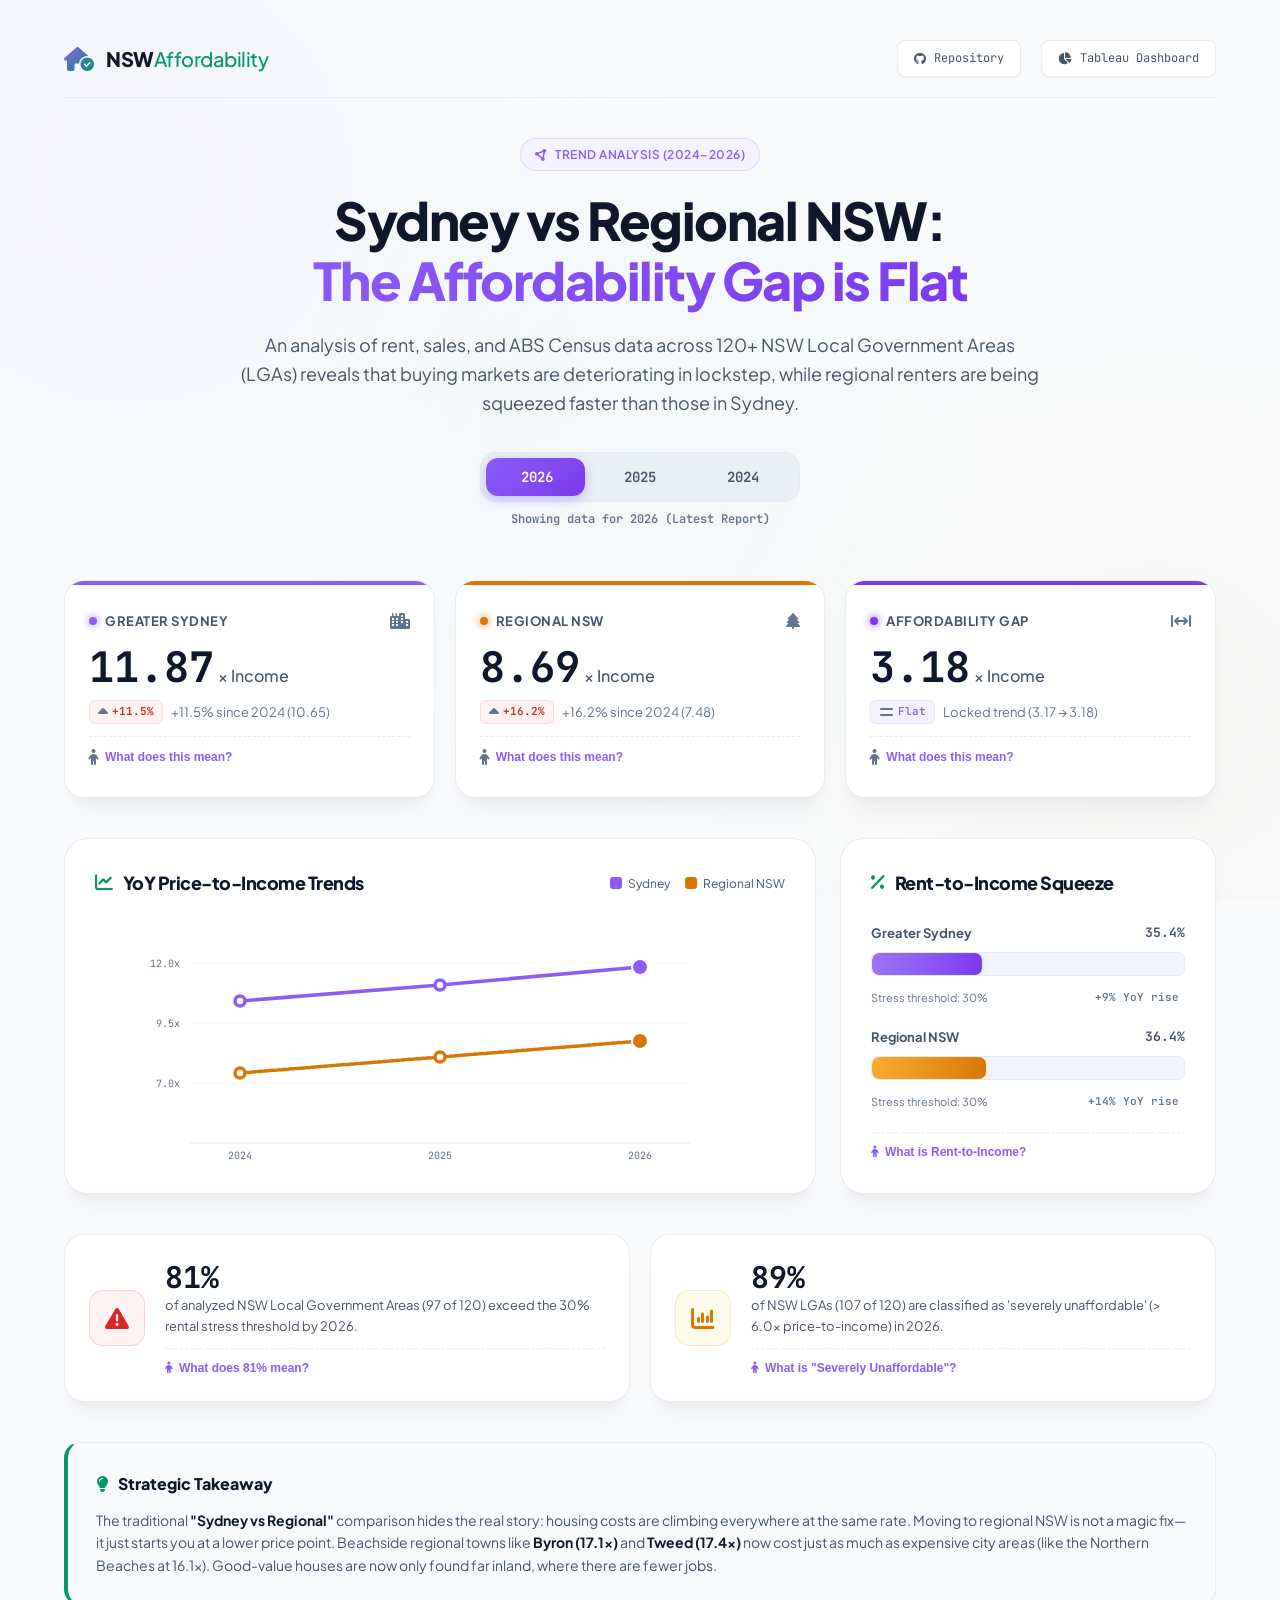
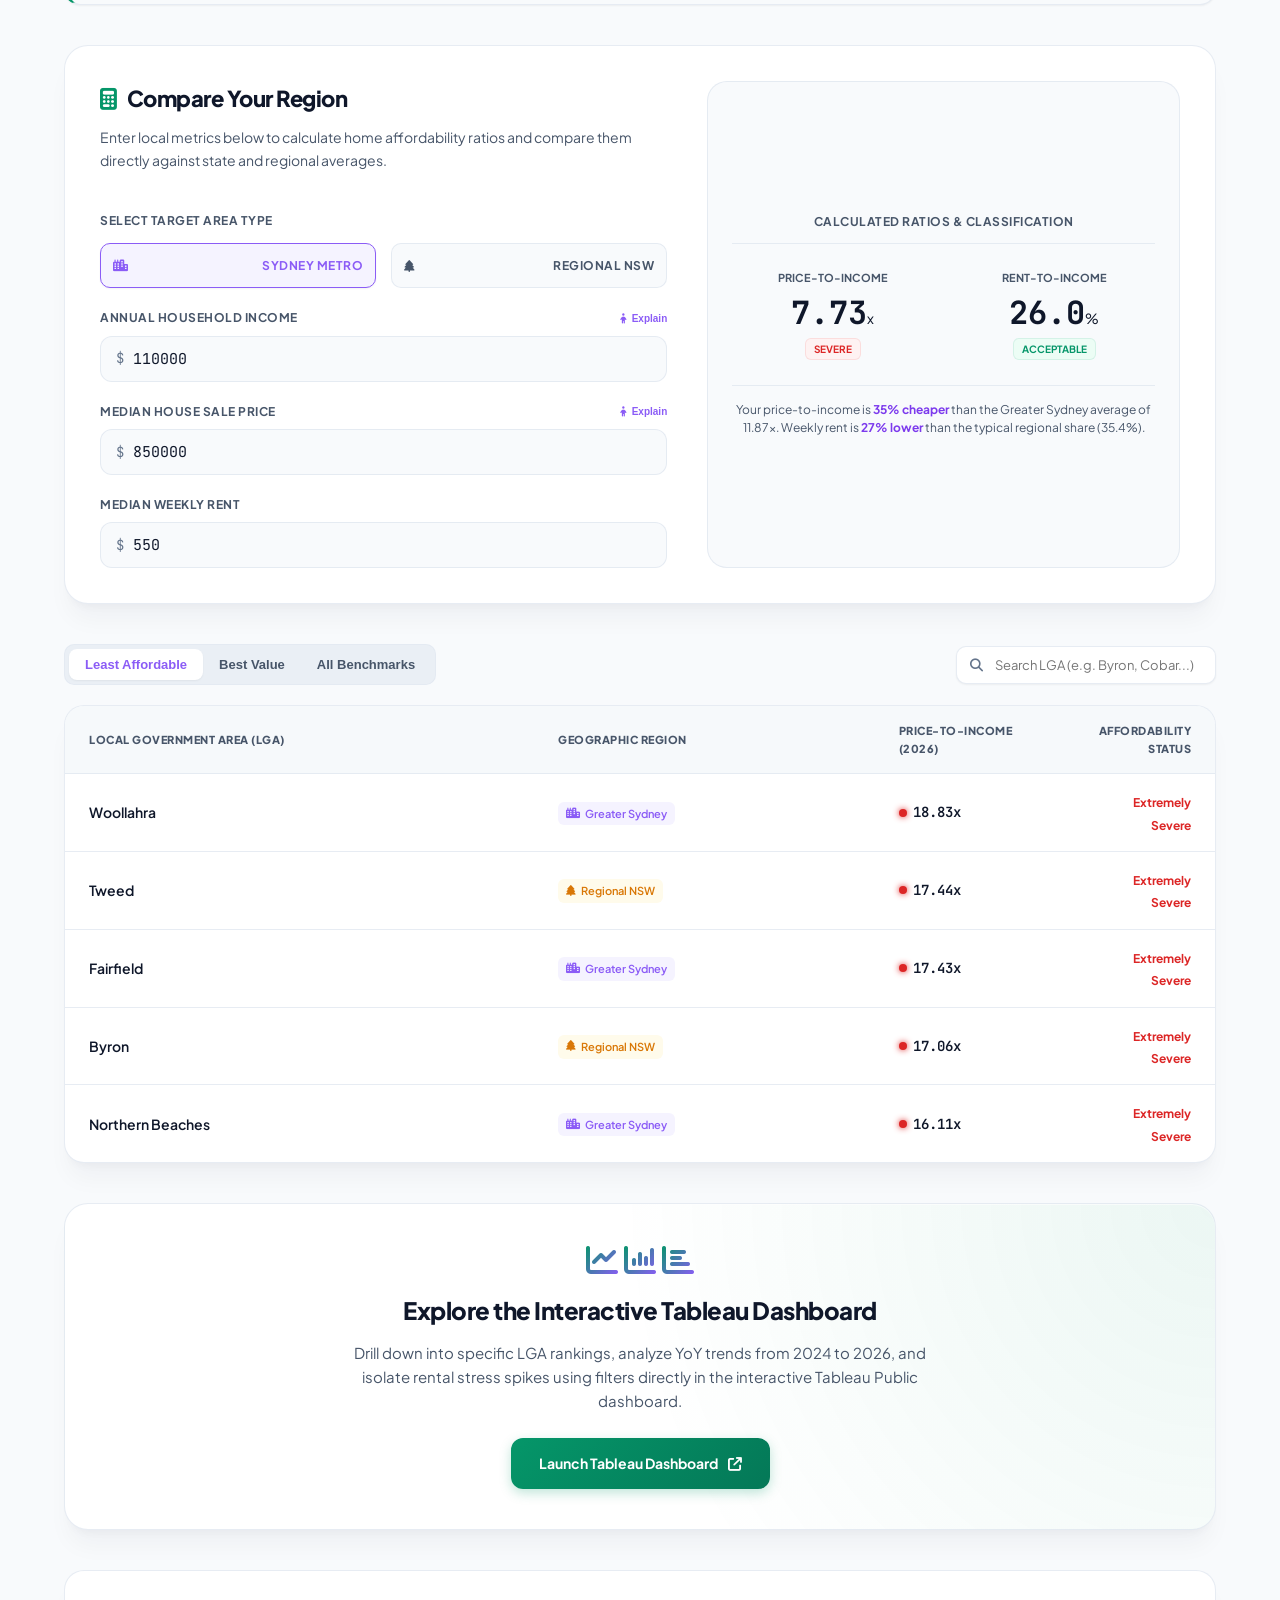
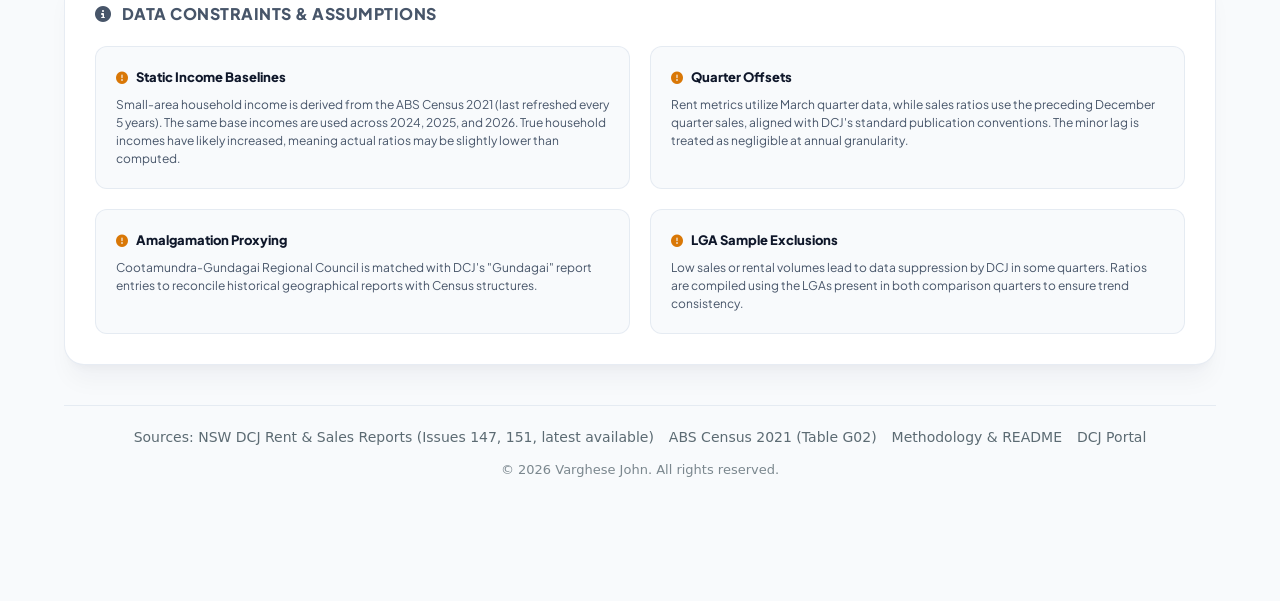
<file: 01_housing_affordability/findings.html>
<!DOCTYPE html>
<html lang="en">
<head>
    <meta charset="UTF-8">
    <meta name="viewport" content="width=device-width, initial-scale=1.0">
    <meta name="description" content="Sydney vs Regional NSW Housing Affordability Analysis (2024–2026). Explore key findings, rent-to-income trends, and compare your affordability relative to state averages.">
    <title>NSW Housing Affordability Analysis | Sydney vs Regional (2024-2026)</title>
    
    <!-- Google Fonts -->
    <link rel="preconnect" href="https://fonts.googleapis.com">
    <link rel="preconnect" href="https://fonts.gstatic.com" crossorigin>
    <link href="https://fonts.googleapis.com/css2?family=Plus+Jakarta+Sans:wght@300;400;500;600;700;800&family=JetBrains+Mono:wght@400;500;600&display=swap" rel="stylesheet">
    
    <!-- FontAwesome for Premium Icons -->
    <link rel="stylesheet" href="https://cdnjs.cloudflare.com/ajax/libs/font-awesome/6.4.0/css/all.min.css">

    <style>
        :root {
            /* Minimalist Pearl & Emerald Bright Palette */
            --bg-pearl: #f8fafc;
            --bg-gradient-start: #fbfcfd;
            --bg-gradient-end: #f1f5f9;
            
            --card-bg: #ffffff;
            --card-border: rgba(226, 232, 240, 0.8);
            --card-border-hover: rgba(139, 92, 246, 0.3); /* Amethyst glow on hover */
            
            --text-primary: #0f172a;   /* Deep Slate/Charcoal */
            --text-secondary: #475569; /* Slate Gray */
            --text-muted: #64748b;     /* Muted Gray */
            
            /* Accents */
            --sydney: #8b5cf6;         /* Amethyst Purple */
            --sydney-light: #f5f3ff;
            --regional: #d97706;       /* Warm Amber */
            --regional-light: #fffbeb;
            
            --accent-green: #059669;   /* Emerald Green */
            --accent-green-light: #ecfdf5;
            
            --accent-red: #dc2626;     /* Crimson Red */
            --accent-red-light: #fef2f2;
            
            --accent-purple: #7c3aed;  /* Amethyst Purple */
            --accent-purple-light: #f5f3ff;
            
            --transition: all 0.3s cubic-bezier(0.4, 0, 0.2, 1);
            --font-main: 'Plus Jakarta Sans', sans-serif;
            --font-mono: 'JetBrains Mono', monospace;
            
            --shadow-sm: 0 1px 2px 0 rgba(0, 0, 0, 0.05);
            --shadow-md: 0 4px 6px -1px rgba(0, 0, 0, 0.05), 0 2px 4px -2px rgba(0, 0, 0, 0.05);
            --shadow-lg: 0 10px 15px -3px rgba(15, 23, 42, 0.05), 0 4px 6px -4px rgba(15, 23, 42, 0.05);
            --shadow-luxury: 0 20px 25px -5px rgba(15, 23, 42, 0.04), 0 8px 10px -6px rgba(15, 23, 42, 0.04), inset 0 1px 0 0 rgba(255, 255, 255, 0.6);
        }

        * {
            box-sizing: border-box;
            margin: 0;
            padding: 0;
        }

        body {
            background-color: var(--bg-pearl);
            background-image: 
                radial-gradient(circle at 10% 20%, rgba(139, 92, 246, 0.03) 0%, transparent 40%),
                radial-gradient(circle at 90% 80%, rgba(217, 119, 6, 0.03) 0%, transparent 40%),
                radial-gradient(circle at 50% 50%, rgba(5, 150, 105, 0.02) 0%, transparent 50%);
            background-attachment: fixed;
            color: var(--text-primary);
            font-family: var(--font-main);
            line-height: 1.6;
            -webkit-font-smoothing: antialiased;
            padding-bottom: 80px;
        }

        /* Container & Grid layout */
        .wrapper {
            max-width: 1200px;
            margin: 0 auto;
            padding: 20px 24px;
        }

        /* Navigation Header */
        .header {
            display: flex;
            justify-content: space-between;
            align-items: center;
            padding: 20px 0;
            border-bottom: 1px solid rgba(226, 232, 240, 0.6);
            margin-bottom: 40px;
        }

        .logo-box {
            display: flex;
            align-items: center;
            gap: 12px;
            text-decoration: none;
            color: var(--text-primary);
        }

        .logo-icon {
            font-size: 24px;
            background: linear-gradient(135deg, var(--sydney), var(--accent-green));
            -webkit-background-clip: text;
            -webkit-text-fill-color: transparent;
        }

        .logo-text {
            font-weight: 800;
            font-size: 20px;
            letter-spacing: -0.5px;
        }

        .logo-text span {
            color: var(--accent-green);
            font-weight: 500;
        }

        .nav-links {
            display: flex;
            gap: 20px;
        }

        .nav-btn {
            background: #ffffff;
            border: 1px solid var(--card-border);
            padding: 8px 16px;
            border-radius: 8px;
            color: var(--text-secondary);
            font-family: var(--font-mono);
            font-size: 12px;
            text-decoration: none;
            transition: var(--transition);
            display: flex;
            align-items: center;
            gap: 8px;
            box-shadow: var(--shadow-sm);
        }

        .nav-btn:hover {
            color: var(--text-primary);
            border-color: var(--sydney);
            background: var(--sydney-light);
        }

        /* Hero section */
        .hero {
            text-align: center;
            margin-bottom: 50px;
        }

        .badge {
            background: var(--sydney-light);
            border: 1px solid rgba(139, 92, 246, 0.2);
            color: var(--sydney);
            padding: 6px 14px;
            border-radius: 100px;
            font-size: 12px;
            font-weight: 600;
            letter-spacing: 0.5px;
            display: inline-flex;
            align-items: center;
            gap: 8px;
            margin-bottom: 20px;
            text-transform: uppercase;
        }

        .hero h1 {
            font-size: clamp(32px, 5vw, 52px);
            font-weight: 800;
            line-height: 1.15;
            letter-spacing: -1.5px;
            margin-bottom: 20px;
            color: var(--text-primary);
        }

        .hero h1 span {
            background: linear-gradient(135deg, var(--sydney), var(--accent-purple));
            -webkit-background-clip: text;
            -webkit-text-fill-color: transparent;
        }

        .hero-desc {
            font-size: clamp(16px, 2vw, 18px);
            color: var(--text-secondary);
            max-width: 800px;
            margin: 0 auto 35px;
            font-weight: 400;
        }

        /* Timeline Slider Selector - Redesigned to prevent overlaps */
        .timeline-wrapper {
            display: flex;
            flex-direction: column;
            align-items: center;
            gap: 8px;
            margin-bottom: 40px;
        }

        .timeline-container {
            background: rgba(226, 232, 240, 0.6);
            border: 1px solid var(--card-border);
            padding: 5px;
            border-radius: 16px;
            display: inline-flex;
            position: relative;
            z-index: 10;
            width: 320px; /* Locked width to prevent layout overflow */
            justify-content: space-between;
        }

        .timeline-btn {
            background: transparent;
            border: none;
            color: var(--text-secondary);
            font-family: var(--font-mono);
            font-size: 14px;
            font-weight: 600;
            flex: 1;
            padding: 10px 0;
            border-radius: 12px;
            cursor: pointer;
            transition: var(--transition);
            position: relative;
            z-index: 2;
            text-align: center;
        }

        .timeline-btn.active {
            color: #ffffff;
        }

        .timeline-slider {
            position: absolute;
            top: 5px;
            left: 5px;
            bottom: 5px;
            width: calc(33.333% - 7px);
            background: linear-gradient(135deg, var(--sydney), var(--accent-purple));
            border-radius: 12px;
            transition: transform 0.4s cubic-bezier(0.25, 1, 0.5, 1);
            z-index: 1;
            box-shadow: 0 4px 12px rgba(139, 92, 246, 0.35);
        }

        .timeline-label {
            font-size: 12px;
            font-weight: 600;
            color: var(--text-muted);
            font-family: var(--font-mono);
        }

        /* Scoreboard cards */
        .scoreboard {
            display: grid;
            grid-template-columns: repeat(3, 1fr);
            gap: 20px;
            margin-bottom: 40px;
        }

        .score-card {
            background: var(--card-bg);
            border: 1px solid var(--card-border);
            border-radius: 20px;
            padding: 30px 24px;
            box-shadow: var(--shadow-luxury);
            transition: var(--transition);
            position: relative;
            overflow: hidden;
        }

        .score-card:hover {
            transform: translateY(-4px);
            border-color: var(--card-border-hover);
            box-shadow: 0 15px 30px -5px rgba(139, 92, 246, 0.08);
        }

        .score-card::after {
            content: '';
            position: absolute;
            top: 0;
            left: 0;
            width: 100%;
            height: 4px;
        }

        .score-card.sydney-card::after { background: var(--sydney); }
        .score-card.regional-card::after { background: var(--regional); }
        .score-card.gap-card::after { background: var(--accent-purple); }

        .score-header {
            display: flex;
            justify-content: space-between;
            align-items: center;
            margin-bottom: 15px;
        }

        .score-title {
            font-size: 13px;
            font-weight: 700;
            letter-spacing: 0.5px;
            text-transform: uppercase;
            color: var(--text-secondary);
            display: flex;
            align-items: center;
            gap: 8px;
        }

        .score-title .dot {
            width: 8px;
            height: 8px;
            border-radius: 50%;
            display: inline-block;
        }
        .sydney-card .dot { background: var(--sydney); box-shadow: 0 0 8px var(--sydney); }
        .regional-card .dot { background: var(--regional); box-shadow: 0 0 8px var(--regional); }
        .gap-card .dot { background: var(--accent-purple); box-shadow: 0 0 8px var(--accent-purple); }

        .score-card i {
            font-size: 16px;
            color: var(--text-muted);
        }

        .score-value {
            font-family: var(--font-mono);
            font-size: 42px;
            font-weight: 700;
            line-height: 1;
            margin-bottom: 12px;
            color: var(--text-primary);
            display: flex;
            align-items: baseline;
            gap: 4px;
        }

        .score-value span {
            font-size: 16px;
            color: var(--text-secondary);
            font-weight: 500;
            font-family: var(--font-main);
        }

        .score-trend {
            font-size: 13px;
            color: var(--text-muted);
            display: flex;
            align-items: center;
            gap: 8px;
        }

        .trend-badge {
            padding: 2px 8px;
            border-radius: 6px;
            font-family: var(--font-mono);
            font-weight: 600;
            font-size: 11px;
            display: inline-flex;
            align-items: center;
            gap: 4px;
        }
        .trend-badge.up {
            background: var(--accent-red-light);
            color: var(--accent-red);
            border: 1px solid rgba(220, 38, 38, 0.1);
        }
        .trend-badge.flat {
            background: var(--sydney-light);
            color: var(--sydney);
            border: 1px solid rgba(139, 92, 246, 0.1);
        }

        /* Interactive child-friendly popover widgets */
        .eli-widget {
            margin-top: 12px;
            border-top: 1px dashed var(--card-border);
            padding-top: 10px;
        }

        .eli-trigger {
            background: transparent;
            border: none;
            color: var(--sydney);
            font-size: 12px;
            font-weight: 600;
            cursor: pointer;
            display: flex;
            align-items: center;
            gap: 6px;
            padding: 2px 0;
            transition: var(--transition);
        }

        .eli-trigger:hover {
            color: var(--accent-purple);
            text-decoration: underline;
        }

        .eli-content {
            display: none;
            background: var(--bg-pearl);
            border: 1px solid var(--card-border);
            border-radius: 8px;
            padding: 10px 12px;
            margin-top: 8px;
            font-size: 12px;
            color: var(--text-secondary);
            line-height: 1.4;
            animation: slideDown 0.25s ease-out;
        }

        .eli-content i {
            color: var(--accent-green) !important;
            margin-right: 4px;
        }

        @keyframes slideDown {
            from { opacity: 0; transform: translateY(-4px); }
            to { opacity: 1; transform: translateY(0); }
        }

        /* Chart section */
        .dashboard-grid {
            display: grid;
            grid-template-columns: 2fr 1fr;
            gap: 24px;
            margin-bottom: 40px;
        }

        .dashboard-card {
            background: var(--card-bg);
            border: 1px solid var(--card-border);
            border-radius: 24px;
            padding: 30px;
            box-shadow: var(--shadow-luxury);
            transition: var(--transition);
        }

        .dashboard-card:hover {
            border-color: rgba(226, 232, 240, 1);
        }

        .card-header {
            display: flex;
            justify-content: space-between;
            align-items: center;
            margin-bottom: 25px;
        }

        .card-title {
            font-size: 18px;
            font-weight: 800;
            letter-spacing: -0.5px;
            display: flex;
            align-items: center;
            gap: 10px;
        }

        .card-title i {
            color: var(--accent-green);
        }

        /* SVG Trend Chart */
        .chart-container {
            width: 100%;
            height: 240px;
            position: relative;
            margin-top: 10px;
        }

        .svg-chart {
            width: 100%;
            height: 100%;
        }

        .chart-tooltip {
            position: absolute;
            background: var(--text-primary);
            border: 1px solid rgba(255,255,255,0.1);
            color: #ffffff;
            border-radius: 8px;
            padding: 8px 12px;
            font-size: 11px;
            font-family: var(--font-mono);
            pointer-events: none;
            opacity: 0;
            transition: opacity 0.2s ease;
            box-shadow: var(--shadow-lg);
            z-index: 100;
        }

        .chart-legend {
            display: flex;
            gap: 15px;
            font-size: 12px;
        }

        .legend-item {
            display: flex;
            align-items: center;
            gap: 6px;
            color: var(--text-secondary);
        }

        .legend-color {
            width: 12px;
            height: 12px;
            border-radius: 3px;
        }

        /* Rental stress bars */
        .stress-bars {
            display: flex;
            flex-direction: column;
            gap: 20px;
            margin-top: 15px;
        }

        .stress-bar-wrapper {
            display: flex;
            flex-direction: column;
            gap: 8px;
        }

        .stress-bar-header {
            display: flex;
            justify-content: space-between;
            font-size: 13px;
            color: var(--text-secondary);
        }

        .stress-bar-label {
            font-weight: 700;
        }

        .stress-bar-val {
            font-family: var(--font-mono);
            font-weight: 700;
        }

        .stress-bar-track {
            height: 24px;
            background: var(--bg-gradient-end);
            border: 1px solid var(--card-border);
            border-radius: 8px;
            overflow: hidden;
            position: relative;
        }

        .stress-bar-fill {
            height: 100%;
            border-radius: 7px;
            transition: width 1.2s cubic-bezier(0.4, 0, 0.2, 1);
            position: relative;
            overflow: hidden;
        }

        .stress-bar-fill::after {
            content: '';
            position: absolute;
            top: 0; left: 0; right: 0; bottom: 0;
            background: linear-gradient(90deg, rgba(255,255,255,0.15) 0%, transparent 100%);
        }

        .stress-bar-fill.sydney-fill {
            background: linear-gradient(90deg, var(--sydney), var(--accent-purple));
            box-shadow: 0 0 10px rgba(139, 92, 246, 0.15);
        }

        .stress-bar-fill.regional-fill {
            background: linear-gradient(90deg, #f59e0b, var(--regional));
            box-shadow: 0 0 10px rgba(217, 119, 6, 0.15);
        }

        .stress-bar-info {
            display: flex;
            justify-content: space-between;
            align-items: center;
            font-size: 11px;
            color: var(--text-muted);
            margin-top: 4px;
        }

        .stress-change-badge {
            font-family: var(--font-mono);
            font-weight: 600;
            padding: 1px 6px;
            border-radius: 4px;
        }
        .sydney-fill ~ .stress-bar-info .stress-change-badge {
            background: var(--accent-red-light);
            color: var(--accent-red);
        }
        .regional-fill ~ .stress-bar-info .stress-change-badge {
            background: var(--accent-red-light);
            color: var(--accent-red);
        }

        /* Core stats banner */
        .core-stats-banner {
            display: grid;
            grid-template-columns: 1fr 1fr;
            gap: 20px;
            margin-bottom: 40px;
        }

        .banner-card {
            background: var(--card-bg);
            border: 1px solid var(--card-border);
            border-radius: 20px;
            padding: 24px;
            display: flex;
            align-items: center;
            gap: 20px;
            box-shadow: var(--shadow-luxury);
            position: relative;
            overflow: hidden;
        }

        .banner-icon {
            width: 56px;
            height: 56px;
            border-radius: 14px;
            display: flex;
            align-items: center;
            justify-content: center;
            font-size: 24px;
            flex-shrink: 0;
        }

        .banner-card.stress-banner .banner-icon {
            background: var(--accent-red-light);
            color: var(--accent-red);
            border: 1px solid rgba(220, 38, 38, 0.15);
        }

        .banner-card.unaffordable-banner .banner-icon {
            background: var(--regional-light);
            color: var(--regional);
            border: 1px solid rgba(217, 119, 6, 0.15);
        }

        .banner-content h4 {
            font-family: var(--font-mono);
            font-size: 30px;
            font-weight: 700;
            line-height: 1.2;
            color: var(--text-primary);
        }

        .banner-content p {
            font-size: 13px;
            color: var(--text-secondary);
        }

        /* Notable markets section */
        .markets-section {
            margin-bottom: 40px;
        }

        .table-controls {
            display: flex;
            justify-content: space-between;
            align-items: center;
            margin-bottom: 20px;
            flex-wrap: wrap;
            gap: 15px;
        }

        .table-tabs {
            display: flex;
            background: rgba(226, 232, 240, 0.6);
            border: 1px solid var(--card-border);
            padding: 4px;
            border-radius: 10px;
        }

        .table-tab {
            background: transparent;
            border: none;
            color: var(--text-secondary);
            font-size: 13px;
            font-weight: 600;
            padding: 8px 16px;
            border-radius: 8px;
            cursor: pointer;
            transition: var(--transition);
        }

        .table-tab.active {
            background: var(--card-bg);
            color: var(--sydney);
            box-shadow: var(--shadow-sm);
        }

        .search-box {
            position: relative;
            min-width: 260px;
        }

        .search-input {
            width: 100%;
            background: #ffffff;
            border: 1px solid var(--card-border);
            border-radius: 10px;
            padding: 10px 16px 10px 38px;
            color: var(--text-primary);
            font-family: var(--font-main);
            font-size: 13px;
            box-shadow: var(--shadow-sm);
            transition: var(--transition);
        }

        .search-input:focus {
            outline: none;
            border-color: var(--sydney);
            background: #ffffff;
            box-shadow: 0 0 10px rgba(139, 92, 246, 0.1);
        }

        .search-box i {
            position: absolute;
            left: 14px;
            top: 50%;
            transform: translateY(-50%);
            color: var(--text-muted);
            font-size: 13px;
        }

        .table-container {
            background: var(--card-bg);
            border: 1px solid var(--card-border);
            border-radius: 20px;
            overflow: hidden;
            box-shadow: var(--shadow-luxury);
        }

        .markets-table {
            width: 100%;
            border-collapse: collapse;
            text-align: left;
        }

        .markets-table th {
            background: rgba(241, 245, 249, 0.6);
            padding: 16px 24px;
            font-size: 11px;
            font-weight: 800;
            text-transform: uppercase;
            letter-spacing: 0.5px;
            color: var(--text-secondary);
            border-bottom: 1px solid var(--card-border);
        }

        .markets-table td {
            padding: 16px 24px;
            font-size: 14px;
            border-bottom: 1px solid var(--card-border);
            color: var(--text-primary);
            transition: var(--transition);
        }

        .markets-table tr:last-child td {
            border-bottom: none;
        }

        .markets-table tr {
            transition: var(--transition);
        }

        .markets-table tr:hover td {
            background: rgba(139, 92, 246, 0.01);
        }

        .region-badge {
            padding: 3px 8px;
            border-radius: 6px;
            font-size: 11px;
            font-weight: 600;
            display: inline-flex;
            align-items: center;
            gap: 5px;
        }

        .region-badge.badge-sydney {
            background: var(--sydney-light);
            color: var(--sydney);
        }

        .region-badge.badge-regional {
            background: var(--regional-light);
            color: var(--regional);
        }

        .ratio-val {
            font-family: var(--font-mono);
            font-weight: 600;
            display: flex;
            align-items: center;
            gap: 6px;
        }

        .ratio-severity {
            width: 8px;
            height: 8px;
            border-radius: 50%;
            display: inline-block;
        }
        .severity-high { background: var(--accent-red); box-shadow: 0 0 6px var(--accent-red); }
        .severity-medium { background: var(--regional); box-shadow: 0 0 6px var(--regional); }
        .severity-low { background: var(--accent-green); box-shadow: 0 0 6px var(--accent-green); }

        /* Interactive Calculator Section */
        .calculator-card {
            background: var(--card-bg);
            border: 1px solid var(--card-border);
            border-radius: 24px;
            padding: 35px;
            box-shadow: var(--shadow-luxury);
            margin-bottom: 40px;
            display: grid;
            grid-template-columns: 1.2fr 1fr;
            gap: 40px;
        }

        .calc-form {
            display: flex;
            flex-direction: column;
            gap: 20px;
        }

        .calc-intro h3 {
            font-size: 22px;
            font-weight: 800;
            margin-bottom: 10px;
            letter-spacing: -0.5px;
            display: flex;
            align-items: center;
            gap: 10px;
        }

        .calc-intro h3 i {
            color: var(--accent-green);
        }

        .calc-intro p {
            color: var(--text-secondary);
            font-size: 14px;
            margin-bottom: 20px;
        }

        .input-group {
            display: flex;
            flex-direction: column;
            gap: 8px;
        }

        .input-group label {
            font-size: 12px;
            font-weight: 700;
            color: var(--text-secondary);
            text-transform: uppercase;
            letter-spacing: 0.5px;
            display: flex;
            justify-content: space-between;
            align-items: center;
        }

        .input-wrapper {
            position: relative;
            display: flex;
            align-items: center;
        }

        .input-prefix {
            position: absolute;
            left: 16px;
            color: var(--text-muted);
            font-family: var(--font-mono);
            font-size: 14px;
            pointer-events: none;
        }

        .calc-input {
            width: 100%;
            background: var(--bg-pearl);
            border: 1px solid var(--card-border);
            border-radius: 12px;
            padding: 12px 16px 12px 32px;
            color: var(--text-primary);
            font-family: var(--font-mono);
            font-size: 15px;
            transition: var(--transition);
        }

        .calc-input:focus {
            outline: none;
            border-color: var(--sydney);
            box-shadow: 0 0 12px rgba(139, 92, 246, 0.12);
            background: #ffffff;
        }

        .radio-selector {
            display: flex;
            gap: 15px;
            margin-top: 5px;
        }

        .radio-btn {
            flex: 1;
            position: relative;
        }

        .radio-btn input {
            position: absolute;
            opacity: 0;
            cursor: pointer;
            height: 0; width: 0;
        }

        .radio-label {
            display: flex;
            align-items: center;
            justify-content: center;
            gap: 8px;
            padding: 12px;
            background: var(--bg-pearl);
            border: 1px solid var(--card-border);
            border-radius: 10px;
            font-size: 13px;
            font-weight: 700;
            color: var(--text-secondary);
            cursor: pointer;
            transition: var(--transition);
        }

        .radio-btn input:checked + .radio-label {
            border-color: var(--sydney);
            background: var(--sydney-light);
            color: var(--sydney);
            box-shadow: var(--shadow-sm);
        }

        .calc-results {
            background: var(--bg-pearl);
            border: 1px solid var(--card-border);
            border-radius: 20px;
            padding: 30px 24px;
            display: flex;
            flex-direction: column;
            justify-content: center;
            gap: 25px;
            position: relative;
        }

        .results-header {
            font-size: 12px;
            font-weight: 700;
            text-transform: uppercase;
            letter-spacing: 0.5px;
            color: var(--text-secondary);
            text-align: center;
            border-bottom: 1px solid var(--card-border);
            padding-bottom: 12px;
        }

        .results-grid {
            display: grid;
            grid-template-columns: 1fr 1fr;
            gap: 20px;
        }

        .result-box {
            text-align: center;
        }

        .result-label {
            font-size: 11px;
            font-weight: 700;
            color: var(--text-secondary);
            margin-bottom: 8px;
            text-transform: uppercase;
            display: flex;
            justify-content: center;
            align-items: center;
            gap: 4px;
        }

        .result-value {
            font-family: var(--font-mono);
            font-size: 32px;
            font-weight: 700;
            line-height: 1.1;
        }

        .result-value span {
            font-size: 14px;
            font-weight: 400;
            font-family: var(--font-main);
        }

        .result-badge {
            display: inline-block;
            padding: 2px 8px;
            border-radius: 6px;
            font-size: 10px;
            font-weight: 700;
            text-transform: uppercase;
            margin-top: 8px;
        }

        .badge-stress-high { background: var(--accent-red-light); color: var(--accent-red); border: 1px solid rgba(220,38,38,0.1); }
        .badge-stress-low { background: var(--accent-green-light); color: var(--accent-green); border: 1px solid rgba(5,150,105,0.1); }

        .comparison-msg {
            font-size: 12px;
            color: var(--text-secondary);
            text-align: center;
            padding-top: 15px;
            border-top: 1px solid var(--card-border);
            line-height: 1.5;
        }

        .comparison-msg strong {
            color: var(--accent-purple);
        }

        /* Business Insights Callout */
        .insights-card {
            background: var(--bg-pearl);
            border-left: 4px solid var(--accent-green);
            border-top: 1px solid var(--card-border);
            border-right: 1px solid var(--card-border);
            border-bottom: 1px solid var(--card-border);
            border-radius: 16px;
            padding: 28px;
            margin-bottom: 40px;
            box-shadow: var(--shadow-sm);
        }

        .insights-title {
            font-size: 16px;
            font-weight: 800;
            margin-bottom: 12px;
            display: flex;
            align-items: center;
            gap: 10px;
        }

        .insights-title i {
            color: var(--accent-green);
        }

        .insights-p {
            font-size: 14px;
            color: var(--text-secondary);
            line-height: 1.6;
        }

        .insights-p strong {
            color: var(--text-primary);
        }

        /* Tableau CTA */
        .tableau-cta {
            background: radial-gradient(circle at top right, rgba(5, 150, 105, 0.08), transparent 50%),
                        var(--card-bg);
            border: 1px solid var(--card-border);
            border-radius: 24px;
            padding: 40px;
            text-align: center;
            margin-bottom: 40px;
            box-shadow: var(--shadow-luxury);
            position: relative;
            overflow: hidden;
        }

        .tableau-logo {
            font-size: 32px;
            margin-bottom: 15px;
            display: inline-flex;
            gap: 6px;
        }
        .tableau-logo i {
            background: linear-gradient(135deg, var(--accent-green), var(--sydney));
            -webkit-background-clip: text;
            -webkit-text-fill-color: transparent;
        }

        .tableau-cta h3 {
            font-size: 24px;
            font-weight: 800;
            margin-bottom: 12px;
            letter-spacing: -0.5px;
        }

        .tableau-cta p {
            color: var(--text-secondary);
            font-size: 15px;
            max-width: 600px;
            margin: 0 auto 25px;
        }

        .cta-btn {
            background: linear-gradient(135deg, var(--accent-green), #047857);
            border: none;
            color: #ffffff;
            font-family: var(--font-main);
            font-size: 14px;
            font-weight: 700;
            padding: 14px 28px;
            border-radius: 12px;
            cursor: pointer;
            text-decoration: none;
            display: inline-flex;
            align-items: center;
            gap: 10px;
            box-shadow: 0 4px 12px rgba(5, 150, 105, 0.25);
            transition: var(--transition);
        }

        .cta-btn:hover {
            transform: translateY(-2px);
            box-shadow: 0 6px 15px rgba(5, 150, 105, 0.35);
            background: linear-gradient(135deg, #10b981, var(--accent-green));
        }

        /* Limitations section */
        .limitations-section {
            background: var(--card-bg);
            border: 1px solid var(--card-border);
            border-radius: 20px;
            padding: 30px;
            box-shadow: var(--shadow-luxury);
            margin-bottom: 40px;
        }

        .limitations-title {
            font-size: 16px;
            font-weight: 800;
            margin-bottom: 20px;
            text-transform: uppercase;
            letter-spacing: 0.5px;
            display: flex;
            align-items: center;
            gap: 10px;
            color: var(--text-secondary);
        }

        .limitations-grid {
            display: grid;
            grid-template-columns: 1fr 1fr;
            gap: 20px;
        }

        .limitation-item {
            background: var(--bg-pearl);
            border: 1px solid var(--card-border);
            border-radius: 12px;
            padding: 20px;
        }

        .limitation-item h5 {
            font-size: 13px;
            font-weight: 800;
            margin-bottom: 8px;
            color: var(--text-primary);
            display: flex;
            align-items: center;
            gap: 8px;
        }

        .limitation-item h5 i {
            color: var(--regional);
            font-size: 12px;
        }

        .limitation-item p {
            font-size: 12px;
            color: var(--text-secondary);
            line-height: 1.5;
        }

        /* Footer */
        .footer {
            border-top: 1px solid rgba(226, 232, 240, 0.8);
            padding-top: 30px;
            display: flex;
            justify-content: space-between;
            align-items: center;
            font-size: 12px;
            color: var(--text-muted);
            flex-wrap: wrap;
            gap: 15px;
        }

        .footer-links {
            display: flex;
            gap: 20px;
        }

        .footer-links a {
            color: var(--text-secondary);
            text-decoration: none;
            transition: var(--transition);
        }

        .footer-links a:hover {
            color: var(--sydney);
        }

        /* Responsive Breakpoints */
        @media (max-width: 992px) {
            .calculator-card {
                grid-template-columns: 1fr;
                gap: 30px;
            }
            .dashboard-grid {
                grid-template-columns: 1fr;
            }
        }

        @media (max-width: 768px) {
            .scoreboard {
                grid-template-columns: 1fr;
            }
            .core-stats-banner {
                grid-template-columns: 1fr;
            }
            .limitations-grid {
                grid-template-columns: 1fr;
            }
            .table-controls {
                flex-direction: column;
                align-items: stretch;
            }
            .search-box {
                min-width: unset;
            }
            .header {
                flex-direction: column;
                gap: 15px;
                text-align: center;
            }
        }
    </style>
</head>
<body>

    <div class="wrapper">
        
        <!-- Header -->
        <header class="header">
            <a href="#" class="logo-box" id="logo">
                <i class="fa-solid fa-house-circle-check logo-icon"></i>
                <div class="logo-text">NSW<span>Affordability</span></div>
            </a>
            <div class="nav-links">
                <a href="https://github.com/varghesejohn-au/my_datawall/blob/main/01_housing_affordability/README.md" class="nav-btn" target="_blank" rel="noopener">
                    <i class="fa-brands fa-github"></i> Repository
                </a>
                <a href="https://public.tableau.com/app/profile/varghese.john4878/viz/Rentalproject_17858981785590/Dashboard1" class="nav-btn" target="_blank" rel="noopener">
                    <i class="fa-solid fa-chart-pie"></i> Tableau Dashboard
                </a>
            </div>
        </header>

        <!-- Hero Section -->
        <section class="hero">
            <div class="badge">
                <i class="fa-solid fa-circle-nodes"></i> Trend Analysis (2024–2026)
            </div>
            <h1>Sydney vs Regional NSW:<br><span>The Affordability Gap is Flat</span></h1>
            <p class="hero-desc">
                An analysis of rent, sales, and ABS Census data across 120+ NSW Local Government Areas (LGAs) 
                reveals that buying markets are deteriorating in lockstep, while regional renters are being squeezed faster than those in Sydney.
            </p>

            <!-- Redesigned Year Slider Container (Text Wrap Protected) -->
            <div class="timeline-wrapper">
                <div class="timeline-container" id="timeline-widget" aria-label="Year Selector Timeline">
                    <button class="timeline-btn active" onclick="setYear(2026)" id="btn-2026">2026</button>
                    <button class="timeline-btn" onclick="setYear(2025)" id="btn-2025">2025</button>
                    <button class="timeline-btn" onclick="setYear(2024)" id="btn-2024">2024</button>
                    <div class="timeline-slider" id="timeline-slider"></div>
                </div>
                <div class="timeline-label" id="timeline-indicator">Showing data for 2026 (Latest Report)</div>
            </div>
        </section>

        <!-- Scoreboard section -->
        <section class="scoreboard" id="scoreboard">
            <!-- Sydney Ratios -->
            <div class="score-card sydney-card">
                <div class="score-header">
                    <span class="score-title"><span class="dot"></span>Greater Sydney</span>
                    <i class="fa-solid fa-city"></i>
                </div>
                <div class="score-value" id="sydney-value">11.87 <span>× Income</span></div>
                <div class="score-trend" id="sydney-trend">
                    <span class="trend-badge up"><i class="fa-solid fa-caret-up"></i> +11.5%</span> 
                    since 2024 (10.65)
                </div>
                
                <!-- ELI10 Explanation Widget -->
                <div class="eli-widget">
                    <button class="eli-trigger" onclick="toggleEli(this)">
                        <i class="fa-solid fa-child"></i> What does this mean?
                    </button>
                    <div class="eli-content">
                        <p><i class="fa-solid fa-piggy-bank"></i> Think of a family saving all the money they earn in a year. A score of <strong>11.87</strong> means they would have to save for nearly 12 whole years to buy a house in Sydney!</p>
                    </div>
                </div>
            </div>

            <!-- Regional Ratios -->
            <div class="score-card regional-card">
                <div class="score-header">
                    <span class="score-title"><span class="dot"></span>Regional NSW</span>
                    <i class="fa-solid fa-tree"></i>
                </div>
                <div class="score-value" id="regional-value">8.69 <span>× Income</span></div>
                <div class="score-trend" id="regional-trend">
                    <span class="trend-badge up"><i class="fa-solid fa-caret-up"></i> +16.2%</span> 
                    since 2024 (7.48)
                </div>

                <!-- ELI10 Explanation Widget -->
                <div class="eli-widget">
                    <button class="eli-trigger" onclick="toggleEli(this)">
                        <i class="fa-solid fa-child"></i> What does this mean?
                    </button>
                    <div class="eli-content">
                        <p><i class="fa-solid fa-campground"></i> Outside of the big city, houses are a bit cheaper. But it still takes almost 9 years of saving all earnings to buy a home in regional areas. It's getting much harder here too!</p>
                    </div>
                </div>
            </div>

            <!-- Gap Ratios -->
            <div class="score-card gap-card">
                <div class="score-header">
                    <span class="score-title"><span class="dot"></span>Affordability Gap</span>
                    <i class="fa-solid fa-arrows-left-right-to-line"></i>
                </div>
                <div class="score-value" id="gap-value">3.18 <span>× Income</span></div>
                <div class="score-trend" id="gap-trend">
                    <span class="trend-badge flat"><i class="fa-solid fa-equals"></i> Flat</span> 
                    Locked trend (3.17 → 3.18)
                </div>

                <!-- ELI10 Explanation Widget -->
                <div class="eli-widget">
                    <button class="eli-trigger" onclick="toggleEli(this)">
                        <i class="fa-solid fa-child"></i> What does this mean?
                    </button>
                    <div class="eli-content">
                        <p><i class="fa-solid fa-scale-unbalanced"></i> This is the difference between Sydney and the country. Since the gap stayed the same (around 3.1 years), it means both the city and country are getting expensive at the exact same speed!</p>
                    </div>
                </div>
            </div>
        </section>

        <!-- Dual Chart/Metrics Section -->
        <div class="dashboard-grid">
            
            <!-- Price to Income Trend Chart -->
            <div class="dashboard-card">
                <div class="card-header">
                    <h3 class="card-title">
                        <i class="fa-solid fa-chart-line"></i> YoY Price-to-Income Trends
                    </h3>
                    <div class="chart-legend">
                        <div class="legend-item">
                            <span class="legend-color" style="background: var(--sydney);"></span>
                            Sydney
                        </div>
                        <div class="legend-item">
                            <span class="legend-color" style="background: var(--regional);"></span>
                            Regional NSW
                        </div>
                    </div>
                </div>
                
                <div class="chart-container" id="chart-card">
                    <!-- SVG Interactive Chart -->
                    <svg class="svg-chart" viewBox="0 0 600 240" id="trend-svg">
                        <!-- Grid Lines -->
                        <line x1="50" y1="40" x2="550" y2="40" stroke="rgba(0,0,0,0.03)" stroke-width="1" />
                        <line x1="50" y1="100" x2="550" y2="100" stroke="rgba(0,0,0,0.03)" stroke-width="1" />
                        <line x1="50" y1="160" x2="550" y2="160" stroke="rgba(0,0,0,0.03)" stroke-width="1" />
                        <line x1="50" y1="220" x2="550" y2="220" stroke="var(--card-border)" stroke-width="1" />
                        
                        <!-- Axis Labels (Y) -->
                        <text x="40" y="44" fill="var(--text-muted)" font-family="JetBrains Mono" font-size="10" text-anchor="end">12.0x</text>
                        <text x="40" y="104" fill="var(--text-muted)" font-family="JetBrains Mono" font-size="10" text-anchor="end">9.5x</text>
                        <text x="40" y="164" fill="var(--text-muted)" font-family="JetBrains Mono" font-size="10" text-anchor="end">7.0x</text>
                        
                        <!-- Axis Labels (X) -->
                        <text x="100" y="236" fill="var(--text-muted)" font-family="JetBrains Mono" font-size="10" text-anchor="middle">2024</text>
                        <text x="300" y="236" fill="var(--text-muted)" font-family="JetBrains Mono" font-size="10" text-anchor="middle">2025</text>
                        <text x="500" y="236" fill="var(--text-muted)" font-family="JetBrains Mono" font-size="10" text-anchor="middle">2026</text>
                        
                        <!-- Connecting Lines (Paths) -->
                        <path d="M 100 78 L 300 62 L 500 44" fill="none" stroke="var(--sydney)" stroke-width="3.5" stroke-linecap="round" />
                        <path d="M 100 150 L 300 134 L 500 118" fill="none" stroke="var(--regional)" stroke-width="3.5" stroke-dasharray="4 2" stroke-linecap="round" />
                        
                        <!-- Interactive Area Hover Hotspots & Circles -->
                        <circle cx="100" cy="78" r="6" fill="#ffffff" stroke="var(--sydney)" stroke-width="3.5" class="chart-point" id="pt-sydney-2024" cursor="pointer" onclick="setYear(2024)" />
                        <circle cx="100" cy="150" r="6" fill="#ffffff" stroke="var(--regional)" stroke-width="3.5" class="chart-point" id="pt-regional-2024" cursor="pointer" onclick="setYear(2024)" />
                        
                        <circle cx="300" cy="62" r="6" fill="#ffffff" stroke="var(--sydney)" stroke-width="3.5" class="chart-point" id="pt-sydney-2025" cursor="pointer" onclick="setYear(2025)" />
                        <circle cx="300" cy="134" r="6" fill="#ffffff" stroke="var(--regional)" stroke-width="3.5" class="chart-point" id="pt-regional-2025" cursor="pointer" onclick="setYear(2025)" />
                        
                        <circle cx="500" cy="44" r="8" fill="var(--sydney)" stroke="#ffffff" stroke-width="2" class="chart-point" id="pt-sydney-2026" cursor="pointer" onclick="setYear(2026)" />
                        <circle cx="500" cy="118" r="8" fill="var(--regional)" stroke="#ffffff" stroke-width="2" class="chart-point" id="pt-regional-2026" cursor="pointer" onclick="setYear(2026)" />
                    </svg>
                    <div class="chart-tooltip" id="chart-tooltip"></div>
                </div>
            </div>

            <!-- Rent-to-Income stress ratios card -->
            <div class="dashboard-card">
                <div class="card-header">
                    <h3 class="card-title">
                        <i class="fa-solid fa-percent"></i> Rent-to-Income Squeeze
                    </h3>
                </div>
                
                <div class="stress-bars">
                    <!-- Sydney stress card -->
                    <div class="stress-bar-wrapper">
                        <div class="stress-bar-header">
                            <span class="stress-bar-label">Greater Sydney</span>
                            <span class="stress-bar-val" id="sydney-rent-percent">35.4%</span>
                        </div>
                        <div class="stress-bar-track">
                            <div class="stress-bar-fill sydney-fill" style="width: 35.4%;" id="sydney-rent-bar"></div>
                        </div>
                        <div class="stress-bar-info">
                            <span>Stress threshold: 30%</span>
                            <span class="stress-change-badge">+9% YoY rise</span>
                        </div>
                    </div>

                    <!-- Regional stress card -->
                    <div class="stress-bar-wrapper">
                        <div class="stress-bar-header">
                            <span class="stress-bar-label">Regional NSW</span>
                            <span class="stress-bar-val" id="regional-rent-percent">36.4%</span>
                        </div>
                        <div class="stress-bar-track">
                            <div class="stress-bar-fill regional-fill" style="width: 36.4%;" id="regional-rent-bar"></div>
                        </div>
                        <div class="stress-bar-info">
                            <span>Stress threshold: 30%</span>
                            <span class="stress-change-badge">+14% YoY rise</span>
                        </div>
                    </div>
                </div>

                <!-- ELI10 Explanation Widget -->
                <div class="eli-widget" style="margin-top: 20px;">
                    <button class="eli-trigger" onclick="toggleEli(this)">
                        <i class="fa-solid fa-child"></i> <strong>What is Rent-to-Income?</strong>
                    </button>
                    <div class="eli-content">
                        <p><i class="fa-solid fa-wallet"></i>  If a family splits their weekly paycheck into 10 equal coins, and they have to pay 3 or more coins just to stay in their rented house, they are in <strong>Rental Stress</strong>. It means they have too few coins left . In both Sydney and the country, renters are now using more than 3.5 coins!</p>
                    </div>
                </div>
            </div>

        </div>

        <!-- Banner statistics metrics -->
        <section class="core-stats-banner">
            <div class="banner-card stress-banner">
                <div class="banner-icon">
                    <i class="fa-solid fa-triangle-exclamation"></i>
                </div>
                <div class="banner-content">
                    <h4 id="banner-stress-pct">81%</h4>
                    <p>of analyzed NSW Local Government Areas (97 of 120) exceed the 30% rental stress threshold by 2026.</p>
                    
                    <div class="eli-widget">
                        <button class="eli-trigger" onclick="toggleEli(this)">
                            <i class="fa-solid fa-child"></i> What does 81% mean?
                        </button>
                        <div class="eli-content">
                            <p>Imagine 10 families renting houses in different neighborhoods. Out of those 10, 8 of them are paying way too much money to their landlord, leaving very little money for food or savings. It's happening almost everywhere!</p>
                        </div>
                    </div>
                </div>
            </div>
            
            <div class="banner-card unaffordable-banner">
                <div class="banner-icon">
                    <i class="fa-solid fa-chart-column"></i>
                </div>
                <div class="banner-content">
                    <h4 id="banner-unafford-pct">89%</h4>
                    <p>of NSW LGAs (107 of 120) are classified as "severely unaffordable" (> 6.0x price-to-income) in 2026.</p>
                    
                    <div class="eli-widget">
                        <button class="eli-trigger" onclick="toggleEli(this)">
                            <i class="fa-solid fa-child"></i> What is "Severely Unaffordable"?
                        </button>
                        <div class="eli-content">
                            <p>If buying a house costs more than 6 times what a family makes in a year, it's called "severely unaffordable". It is like trying to reach a toy on a shelf that is way too high. In NSW, almost 9 out of 10 areas have shelves that are too high for normal families.</p>
                        </div>
                    </div>
                </div>
            </div>
        </section>

        <!-- Business Recommendations Callout -->
        <section class="insights-card" id="business-insight">
            <div class="insights-title">
                <i class="fa-solid fa-lightbulb"></i> Strategic Takeaway
            </div>
            <p class="insights-p">
                The traditional <strong>"Sydney vs Regional"</strong> comparison hides the real story: housing costs are climbing everywhere at the same rate. Moving to regional NSW is not a magic fix—it just starts you at a lower price point. Beachside regional towns like <strong>Byron (17.1x)</strong> and <strong>Tweed (17.4x)</strong> now cost just as much as expensive city areas (like the Northern Beaches at 16.1x). Good-value houses are now only found far inland, where there are fewer jobs.
            </p>
        </section>

        <!-- Custom Interactive Affordability Calculator -->
        <section class="calculator-card" id="calculator">
            <div class="calc-form">
                <div class="calc-intro">
                    <h3><i class="fa-solid fa-calculator"></i> Compare Your Region</h3>
                    <p>Enter local metrics below to calculate home affordability ratios and compare them directly against state and regional averages.</p>
                </div>
                
                <div class="input-group">
                    <label>Select Target Area Type</label>
                    <div class="radio-selector">
                        <div class="radio-btn">
                            <input type="radio" id="type-sydney" name="calc-type" value="sydney" checked onchange="calculateAffordability()">
                            <label for="type-sydney" class="radio-label"><i class="fa-solid fa-city"></i> Sydney Metro</label>
                        </div>
                        <div class="radio-btn">
                            <input type="radio" id="type-regional" name="calc-type" value="regional" onchange="calculateAffordability()">
                            <label for="type-regional" class="radio-label"><i class="fa-solid fa-tree"></i> Regional NSW</label>
                        </div>
                    </div>
                </div>

                <div class="input-group">
                    <label>
                        Annual Household Income
                        <span class="eli-widget" style="margin:0; padding:0; border:none;">
                            <button class="eli-trigger" onclick="toggleEli(this)" style="font-size:10px;"><i class="fa-solid fa-child"></i> Explain</button>
                            <span class="eli-content" style="position:absolute; z-index:99; width:260px; box-shadow:var(--shadow-lg);">All the money earned by everyone living together in the house over one full year before paying taxes.</span>
                        </span>
                    </label>
                    <div class="input-wrapper">
                        <span class="input-prefix">$</span>
                        <input type="number" id="calc-income" class="calc-input" value="110000" min="10000" step="5000" oninput="calculateAffordability()">
                    </div>
                </div>

                <div class="input-group">
                    <label>
                        Median House Sale Price
                        <span class="eli-widget" style="margin:0; padding:0; border:none;">
                            <button class="eli-trigger" onclick="toggleEli(this)" style="font-size:10px;"><i class="fa-solid fa-child"></i> Explain</button>
                            <span class="eli-content" style="position:absolute; z-index:99; width:260px; box-shadow:var(--shadow-lg);">If you lined up all houses sold from cheapest to most expensive, this is the price of the house exactly in the middle. Half the houses sold cost less, half cost more!</span>
                        </span>
                    </label>
                    <div class="input-wrapper">
                        <span class="input-prefix">$</span>
                        <input type="number" id="calc-price" class="calc-input" value="850000" min="50000" step="25000" oninput="calculateAffordability()">
                    </div>
                </div>

                <div class="input-group">
                    <label>Median Weekly Rent</label>
                    <div class="input-wrapper">
                        <span class="input-prefix">$</span>
                        <input type="number" id="calc-rent" class="calc-input" value="550" min="100" step="10" oninput="calculateAffordability()">
                    </div>
                </div>
            </div>

            <!-- Live Calculator results dashboard -->
            <div class="calc-results">
                <div class="results-header">Calculated Ratios & Classification</div>
                
                <div class="results-grid">
                    <div class="result-box">
                        <div class="result-label">Price-to-Income</div>
                        <div class="result-value" id="res-price-ratio">7.73<span>x</span></div>
                        <div class="result-badge badge-stress-high" id="res-price-badge">Severe</div>
                    </div>
                    <div class="result-box">
                        <div class="result-label">Rent-to-Income</div>
                        <div class="result-value" id="res-rent-ratio">26.0<span>%</span></div>
                        <div class="result-badge badge-stress-low" id="res-rent-badge">Acceptable</div>
                    </div>
                </div>

                <div class="comparison-msg" id="res-comparison">
                    Loading comparison calculations...
                </div>
            </div>
        </section>

        <!-- Interactive notable markets table -->
        <section class="markets-section" id="notable-markets">
            <div class="table-controls">
                <div class="table-tabs">
                    <button class="table-tab active" onclick="switchTableTab('least-affordable', this)">Least Affordable</button>
                    <button class="table-tab" onclick="switchTableTab('best-value', this)">Best Value</button>
                    <button class="table-tab" onclick="switchTableTab('all-benchmarks', this)">All Benchmarks</button>
                </div>
                <div class="search-box">
                    <i class="fa-solid fa-magnifying-glass"></i>
                    <input type="text" placeholder="Search LGA (e.g. Byron, Cobar...)" class="search-input" id="table-search" oninput="filterTable()">
                </div>
            </div>

            <div class="table-container">
                <table class="markets-table">
                    <thead>
                        <tr>
                            <th>Local Government Area (LGA)</th>
                            <th>Geographic Region</th>
                            <th style="width: 200px;">Price-to-Income (2026)</th>
                            <th style="text-align: right; width: 140px;">Affordability Status</th>
                        </tr>
                    </thead>
                    <tbody id="table-body">
                        <!-- Content generated dynamically in JS -->
                    </tbody>
                </table>
            </div>
        </section>

        <!-- Tableau Call to Action -->
        <section class="tableau-cta">
            <div class="tableau-logo">
                <i class="fa-solid fa-chart-line"></i>
                <i class="fa-solid fa-chart-column"></i>
                <i class="fa-solid fa-chart-bar"></i>
            </div>
            <h3>Explore the Interactive Tableau Dashboard</h3>
            <p>
                Drill down into specific LGA rankings, analyze YoY trends from 2024 to 2026, 
                and isolate rental stress spikes using filters directly in the interactive Tableau Public dashboard.
            </p>
            <a href="https://public.tableau.com/app/profile/varghese.john4878/viz/Rentalproject_17858981785590/Dashboard1" target="_blank" rel="noopener" class="cta-btn">
                Launch Tableau Dashboard <i class="fa-solid fa-arrow-up-right-from-square"></i>
            </a>
        </section>

        <!-- Known limitations -->
        <section class="limitations-section" id="data-limitations">
            <div class="limitations-title">
                <i class="fa-solid fa-circle-info"></i> Data Constraints & Assumptions
            </div>
            <div class="limitations-grid">
                <div class="limitation-item">
                    <h5><i class="fa-solid fa-circle-exclamation"></i> Static Income Baselines</h5>
                    <p>Small-area household income is derived from the ABS Census 2021 (last refreshed every 5 years). The same base incomes are used across 2024, 2025, and 2026. True household incomes have likely increased, meaning actual ratios may be slightly lower than computed.</p>
                </div>
                <div class="limitation-item">
                    <h5><i class="fa-solid fa-circle-exclamation"></i> Quarter Offsets</h5>
                    <p>Rent metrics utilize March quarter data, while sales ratios use the preceding December quarter sales, aligned with DCJ's standard publication conventions. The minor lag is treated as negligible at annual granularity.</p>
                </div>
                <div class="limitation-item">
                    <h5><i class="fa-solid fa-circle-exclamation"></i> Amalgamation Proxying</h5>
                    <p>Cootamundra-Gundagai Regional Council is matched with DCJ's "Gundagai" report entries to reconcile historical geographical reports with Census structures.</p>
                </div>
                <div class="limitation-item">
                    <h5><i class="fa-solid fa-circle-exclamation"></i> LGA Sample Exclusions</h5>
                    <p>Low sales or rental volumes lead to data suppression by DCJ in some quarters. Ratios are compiled using the LGAs present in both comparison quarters to ensure trend consistency.</p>
                </div>
            </div>
        </section>

        <!-- Footer -->
        <style>
  .footer {
    display: flex;
    flex-direction: column;
    gap: 12px;
    padding: 20px;
    font-family: system-ui, -apple-system, sans-serif;
    color: #5c6b73;
    font-size: 14px;
  }

  .footer-top {
    display: flex;
    justify-content: space-between;
    align-items: center;
    flex-wrap: wrap;
    gap: 15px;
  }

  .footer-links {
    display: flex;
    gap: 15px;
  }

  .footer-links a {
    color: inherit;
    text-decoration: none;
  }

  .footer-links a:hover {
    text-decoration: underline;
  }

  .copyright {
    margin: 0;
    text-align: center; /* Set to 'left' if you prefer left alignment under the sources text */
    font-size: 13px;
    opacity: 0.8;
  }
</style>

<!-- Footer Markup -->
<footer class="footer">
  <div class="footer-top">
    <span>Sources: NSW DCJ Rent & Sales Reports (Issues 147, 151, latest available) </span>
    
    <div class="footer-links">
      <a href="https://www.abs.gov.au/census/find-census-data/geopackages?release=2021&geography=AUST&table=G01&gda=GDA2020" target="_blank" rel="noopener">ABS Census 2021 (Table G02)</a>
      <a href="https://github.com/varghesejohn-au/my_datawall/blob/main/01_housing_affordability/README.md" target="_blank" rel="noopener">Methodology & README</a>
      <a href="https://dcj.nsw.gov.au/about-us/families-and-communities-statistics/housing-rent-and-sales.html" target="_blank" rel="noopener">DCJ Portal</a>
    </div>
  </div>

  <p class="copyright">&copy; 2026 Varghese John. All rights reserved.</p>
</footer>



    <!-- Interactive Dashboard Scripting -->
    <script>
        // ELI10 expand/collapse toggle
        function toggleEli(button) {
            const content = button.nextElementSibling;
            if (content.style.display === "block") {
                content.style.display = "none";
                button.classList.remove("active");
            } else {
                content.style.display = "block";
                button.classList.add("active");
            }
        }

        // Data Store containing YoY metrics
        const metricsData = {
            2026: {
                sydneyPriceRatio: "11.87",
                regionalPriceRatio: "8.69",
                gapPriceRatio: "3.18",
                sydneyRentRatio: "35.4",
                regionalRentRatio: "36.4",
                sydneyPctChange: "+11.5% since 2024 (10.65)",
                regionalPctChange: "+16.2% since 2024 (7.48)",
                gapPctChange: "Locked trend (3.17 → 3.18)",
                stressLgaPct: "81%",
                unaffordLgaPct: "89%",
                stressSubText: "of analyzed NSW Local Government Areas (97 of 120) exceed the 30% rental stress threshold by 2026.",
                unaffordSubText: "of NSW LGAs (107 of 120) are classified as 'severely unaffordable' (> 6.0x price-to-income) in 2026.",
                indicatorText: "Showing data for 2026 (Latest Report)"
            },
            2025: {
                sydneyPriceRatio: "11.19",
                regionalPriceRatio: "8.03",
                gapPriceRatio: "3.16",
                sydneyRentRatio: "33.9", 
                regionalRentRatio: "34.1", 
                sydneyPctChange: "+5.1% since 2024 (10.65)",
                regionalPctChange: "+7.4% since 2024 (7.48)",
                gapPctChange: "Flat fluctuation (3.17 → 3.16)",
                stressLgaPct: "72%",
                unaffordLgaPct: "83%",
                stressSubText: "of analyzed NSW Local Government Areas (85 of 118) exceed the 30% rental stress threshold in 2025.",
                unaffordSubText: "of NSW LGAs (98 of 118) are classified as 'severely unaffordable' (> 6.0x price-to-income) in 2025.",
                indicatorText: "Showing data for 2025"
            },
            2024: {
                sydneyPriceRatio: "10.65",
                regionalPriceRatio: "7.48",
                gapPriceRatio: "3.17",
                sydneyRentRatio: "32.4",
                regionalRentRatio: "31.9",
                sydneyPctChange: "Baseline year ratio",
                regionalPctChange: "Baseline year ratio",
                gapPctChange: "Baseline gap value",
                stressLgaPct: "61%",
                unaffordLgaPct: "74%",
                stressSubText: "of analyzed NSW Local Government Areas (74 of 122) exceed the 30% rental stress threshold in 2024.",
                unaffordSubText: "of NSW LGAs (90 of 122) are classified as 'severely unaffordable' (> 6.0x price-to-income) in 2024.",
                indicatorText: "Showing data for 2024 (Baseline)"
            }
        };

        // LGA list data for sorting/searching
        const lgaData = [
            // Least affordable (2026)
            { lga: "Woollahra", region: "Greater Sydney", ratio: 18.83, category: "least-affordable" },
            { lga: "Tweed", region: "Regional NSW", ratio: 17.44, category: "least-affordable" },
            { lga: "Fairfield", region: "Greater Sydney", ratio: 17.43, category: "least-affordable" },
            { lga: "Byron", region: "Regional NSW", ratio: 17.06, category: "least-affordable" },
            { lga: "Northern Beaches", region: "Greater Sydney", ratio: 16.11, category: "least-affordable" },
            
            // Best value (2026)
            { lga: "Cobar", region: "Regional NSW", ratio: 3.24, category: "best-value" },
            { lga: "Warren", region: "Regional NSW", ratio: 3.83, category: "best-value" },
            { lga: "Broken Hill", region: "Regional NSW", ratio: 3.85, category: "best-value" },
            { lga: "Moree Plains", region: "Regional NSW", ratio: 3.91, category: "best-value" },
            { lga: "Hay", region: "Regional NSW", ratio: 4.05, category: "best-value" },
            
            // Benchmarks / Mid-range (2026)
            { lga: "Sydney City", region: "Greater Sydney", ratio: 12.10, category: "all-benchmarks" },
            { lga: "Sutherland Shire", region: "Greater Sydney", ratio: 11.20, category: "all-benchmarks" },
            { lga: "Parramatta", region: "Greater Sydney", ratio: 10.40, category: "all-benchmarks" },
            { lga: "Blacktown", region: "Greater Sydney", ratio: 9.80, category: "all-benchmarks" },
            { lga: "Penrith", region: "Greater Sydney", ratio: 8.90, category: "all-benchmarks" },
            { lga: "Wollongong", region: "Regional NSW", ratio: 8.50, category: "all-benchmarks" },
            { lga: "Newcastle", region: "Regional NSW", ratio: 8.20, category: "all-benchmarks" },
            { lga: "Coffs Harbour", region: "Regional NSW", ratio: 7.80, category: "all-benchmarks" },
            { lga: "Orange", region: "Regional NSW", ratio: 6.20, category: "all-benchmarks" },
            { lga: "Wagga Wagga", region: "Regional NSW", ratio: 5.60, category: "all-benchmarks" }
        ];

        let currentYear = 2026;
        let currentTab = 'least-affordable';

        // Set active dashboard year
        function setYear(year) {
            currentYear = year;
            
            // Update slider position
            const slider = document.getElementById("timeline-slider");
            const btn2026 = document.getElementById("btn-2026");
            const btn2025 = document.getElementById("btn-2025");
            const btn2024 = document.getElementById("btn-2024");
            const indicator = document.getElementById("timeline-indicator");
            
            // Clear active buttons
            [btn2026, btn2025, btn2024].forEach(btn => btn.classList.remove("active"));
            
            if (year === 2026) {
                slider.style.transform = "translateX(0%)";
                btn2026.classList.add("active");
            } else if (year === 2025) {
                slider.style.transform = "translateX(100%)";
                btn2025.classList.add("active");
            } else if (year === 2024) {
                slider.style.transform = "translateX(200%)";
                btn2024.classList.add("active");
            }

            // Update Scoreboard Values
            const data = metricsData[year];
            document.getElementById("sydney-value").innerHTML = `${data.sydneyPriceRatio} <span>× Income</span>`;
            document.getElementById("regional-value").innerHTML = `${data.regionalPriceRatio} <span>× Income</span>`;
            document.getElementById("gap-value").innerHTML = `${data.gapPriceRatio} <span>× Income</span>`;

            // Update indicator subtitle text
            indicator.innerText = data.indicatorText;

            // Update Trends descriptions
            document.getElementById("sydney-trend").innerHTML = `<span class="trend-badge up"><i class="fa-solid fa-caret-up"></i> ${year === 2024 ? 'Baseline' : (year === 2025 ? '+5.1%' : '+11.5%')}</span> ${data.sydneyPctChange}`;
            document.getElementById("regional-trend").innerHTML = `<span class="trend-badge up"><i class="fa-solid fa-caret-up"></i> ${year === 2024 ? 'Baseline' : (year === 2025 ? '+7.4%' : '+16.2%')}</span> ${data.regionalPctChange}`;
            document.getElementById("gap-trend").innerHTML = `<span class="trend-badge ${year === 2025 ? 'up' : 'flat'}"><i class="fa-solid ${year === 2025 ? 'fa-caret-down' : 'fa-equals'}"></i> ${year === 2024 ? 'Baseline' : (year === 2025 ? '-0.3%' : 'Flat')}</span> ${data.gapPctChange}`;

            // Update Rent-to-Income Stress levels
            document.getElementById("sydney-rent-percent").innerText = `${data.sydneyRentRatio}%`;
            document.getElementById("regional-rent-percent").innerText = `${data.regionalRentRatio}%`;
            document.getElementById("sydney-rent-bar").style.width = `${data.sydneyRentRatio}%`;
            document.getElementById("regional-rent-bar").style.width = `${data.regionalRentRatio}%`;

            // Update stats banner numbers
            document.getElementById("banner-stress-pct").innerText = data.stressLgaPct;
            document.getElementById("banner-unafford-pct").innerText = data.unaffordLgaPct;
            document.querySelector(".stress-banner p").innerText = data.stressSubText;
            document.querySelector(".unaffordable-banner p").innerText = data.unaffordSubText;

            // Highlight Active Circles in the SVG
            updateSvgHighlights(year);
        }

        // SVG node highlight updates
        function updateSvgHighlights(year) {
            const points = ['2024', '2025', '2026'];
            points.forEach(p => {
                const sydPt = document.getElementById(`pt-sydney-${p}`);
                const regPt = document.getElementById(`pt-regional-${p}`);
                if (parseInt(p) === year) {
                    sydPt.setAttribute("r", "8");
                    sydPt.setAttribute("fill", "var(--sydney)");
                    sydPt.setAttribute("stroke", "#ffffff");
                    
                    regPt.setAttribute("r", "8");
                    regPt.setAttribute("fill", "var(--regional)");
                    regPt.setAttribute("stroke", "#ffffff");
                } else {
                    sydPt.setAttribute("r", "5");
                    sydPt.setAttribute("fill", "#ffffff");
                    sydPt.setAttribute("stroke", "var(--sydney)");
                    
                    regPt.setAttribute("r", "5");
                    regPt.setAttribute("fill", "#ffffff");
                    regPt.setAttribute("stroke", "var(--regional)");
                }
            });
        }

        // Switch notable markets category tab
        function switchTableTab(tabCategory, element) {
            currentTab = tabCategory;
            
            // Clear active tab styles
            const tabs = document.querySelectorAll(".table-tab");
            tabs.forEach(t => t.classList.remove("active"));
            
            // Set current tab active
            element.classList.add("active");
            
            renderTable();
        }

        // Build status text classification
        function getClassification(ratio) {
            if (ratio >= 12.0) return { label: 'Extremely Severe', class: 'severity-high' };
            if (ratio >= 6.0) return { label: 'Severe', class: 'severity-medium' };
            return { label: 'Moderate', class: 'severity-low' };
        }

        // Render table records based on filters
        function renderTable() {
            const tableBody = document.getElementById("table-body");
            const searchVal = document.getElementById("table-search").value.toLowerCase();
            tableBody.innerHTML = "";

            // Filter data
            let filtered = lgaData;
            if (currentTab !== 'all-benchmarks') {
                filtered = lgaData.filter(item => item.category === currentTab);
            }
            
            if (searchVal) {
                filtered = lgaData.filter(item => item.lga.toLowerCase().includes(searchVal));
            }

            filtered.forEach(item => {
                const status = getClassification(item.ratio);
                const regionBadgeClass = item.region === "Greater Sydney" ? "badge-sydney" : "badge-regional";
                const regionIcon = item.region === "Greater Sydney" ? "fa-city" : "fa-tree";
                
                const row = document.createElement("tr");
                row.innerHTML = `
                    <td style="font-weight: 600;">${item.lga}</td>
                    <td>
                        <span class="region-badge ${regionBadgeClass}">
                            <i class="fa-solid ${regionIcon}"></i> ${item.region}
                        </span>
                    </td>
                    <td>
                        <span class="ratio-val">
                            <span class="ratio-severity ${status.class}"></span>
                            ${item.ratio.toFixed(2)}x
                        </span>
                    </td>
                    <td style="text-align: right;">
                        <span style="font-size: 12px; font-weight: 700; color: ${item.ratio >= 6 ? 'var(--accent-red)' : 'var(--accent-green)'}">
                            ${status.label}
                        </span>
                    </td>
                `;
                tableBody.appendChild(row);
            });

            if (filtered.length === 0) {
                tableBody.innerHTML = `<tr><td colspan="4" style="text-align: center; color: var(--text-muted); padding: 30px;">No matching LGA records found. Try another query.</td></tr>`;
            }
        }

        // Live calculator engine
        function calculateAffordability() {
            const income = parseFloat(document.getElementById("calc-income").value) || 0;
            const price = parseFloat(document.getElementById("calc-price").value) || 0;
            const rent = parseFloat(document.getElementById("calc-rent").value) || 0;
            
            const areaType = document.querySelector('input[name="calc-type"]:checked').value;
            
            // Ratios
            const priceRatio = income > 0 ? (price / income) : 0;
            const rentRatio = income > 0 ? ((rent * 52) / income) * 100 : 0;

            // UI targets
            const priceRatioEl = document.getElementById("res-price-ratio");
            const priceBadgeEl = document.getElementById("res-price-badge");
            const rentRatioEl = document.getElementById("res-rent-ratio");
            const rentBadgeEl = document.getElementById("res-rent-badge");
            const compEl = document.getElementById("res-comparison");

            // Update Buying Ratio
            priceRatioEl.innerHTML = `${priceRatio.toFixed(2)}<span>x</span>`;
            if (priceRatio > 6.0) {
                priceBadgeEl.innerText = "Severe";
                priceBadgeEl.className = "result-badge badge-stress-high";
            } else if (priceRatio >= 4.0) {
                priceBadgeEl.innerText = "Moderate";
                priceBadgeEl.className = "result-badge";
                priceBadgeEl.style.background = "var(--regional-light)";
                priceBadgeEl.style.color = "var(--regional)";
                priceBadgeEl.style.border = "1px solid rgba(217,119,6,0.1)";
            } else {
                priceBadgeEl.innerText = "Affordable";
                priceBadgeEl.className = "result-badge badge-stress-low";
            }

            // Update Rental Ratio
            rentRatioEl.innerHTML = `${rentRatio.toFixed(1)}<span>%</span>`;
            if (rentRatio >= 30.0) {
                rentBadgeEl.innerText = "Stress";
                rentBadgeEl.className = "result-badge badge-stress-high";
            } else {
                rentBadgeEl.innerText = "Acceptable";
                rentBadgeEl.className = "result-badge badge-stress-low";
            }

            // Compare with baseline averages
            const averagePriceRatio = areaType === 'sydney' ? 11.87 : 8.69;
            const averageRentRatio = areaType === 'sydney' ? 35.4 : 36.6;
            const areaLabel = areaType === 'sydney' ? 'Greater Sydney' : 'Regional NSW';

            const buyDiff = (((priceRatio - averagePriceRatio) / averagePriceRatio) * 100).toFixed(0);
            const rentDiff = (((rentRatio - averageRentRatio) / averageRentRatio) * 100).toFixed(0);

            let message = "";
            if (priceRatio > 0 && rentRatio > 0) {
                const buyComparison = buyDiff > 0 ? `<strong>${buyDiff}% more expensive</strong>` : `<strong>${Math.abs(buyDiff)}% cheaper</strong>`;
                const rentComparison = rentDiff > 0 ? `<strong>${rentDiff}% higher</strong>` : `<strong>${Math.abs(rentDiff)}% lower</strong>`;
                
                message = `Your price-to-income is ${buyComparison} than the ${areaLabel} average of ${averagePriceRatio}x. Weekly rent is ${rentComparison} than the typical regional share (${averageRentRatio}%).`;
            } else {
                message = "Provide non-zero input metrics to compute benchmark comparison statements.";
            }
            compEl.innerHTML = message;
        }

        // Search trigger
        function filterTable() {
            renderTable();
        }

        // Chart tooltip interactive hover handler
        const chartElement = document.getElementById("trend-svg");
        const tooltip = document.getElementById("chart-tooltip");
        const chartBox = document.getElementById("chart-card");

        chartElement.addEventListener("mousemove", (e) => {
            const rect = chartElement.getBoundingClientRect();
            const x = e.clientX - rect.left;
            const y = e.clientY - rect.top;

            // Simple boundary mappings for years 2024 (x ~100), 2025 (x ~300), 2026 (x ~500)
            let hoveredYear = null;
            if (x > 50 && x < 200) hoveredYear = 2024;
            else if (x >= 200 && x < 400) hoveredYear = 2025;
            else if (x >= 400 && x < 550) hoveredYear = 2026;

            if (hoveredYear) {
                const data = metricsData[hoveredYear];
                tooltip.style.opacity = "1";
                tooltip.style.left = `${e.clientX - chartBox.getBoundingClientRect().left + 15}px`;
                tooltip.style.top = `${e.clientY - chartBox.getBoundingClientRect().top + 15}px`;
                tooltip.innerHTML = `
                    <div style="font-weight:700;margin-bottom:4px;color:var(--sydney)">Year: ${hoveredYear}</div>
                    <div>Sydney: ${data.sydneyPriceRatio}x</div>
                    <div>Regional: ${data.regionalPriceRatio}x</div>
                    <div style="border-top:1px solid rgba(255,255,255,0.2);margin-top:4px;padding-top:4px;color:#a78bfa">Gap: ${data.gapPriceRatio}x</div>
                `;
            } else {
                tooltip.style.opacity = "0";
            }
        });

        chartElement.addEventListener("mouseleave", () => {
            tooltip.style.opacity = "0";
        });

        // Initialization
        window.addEventListener("DOMContentLoaded", () => {
            setYear(2026);
            renderTable();
            calculateAffordability();
        });
    </script>
</body>
</html>
</file>
